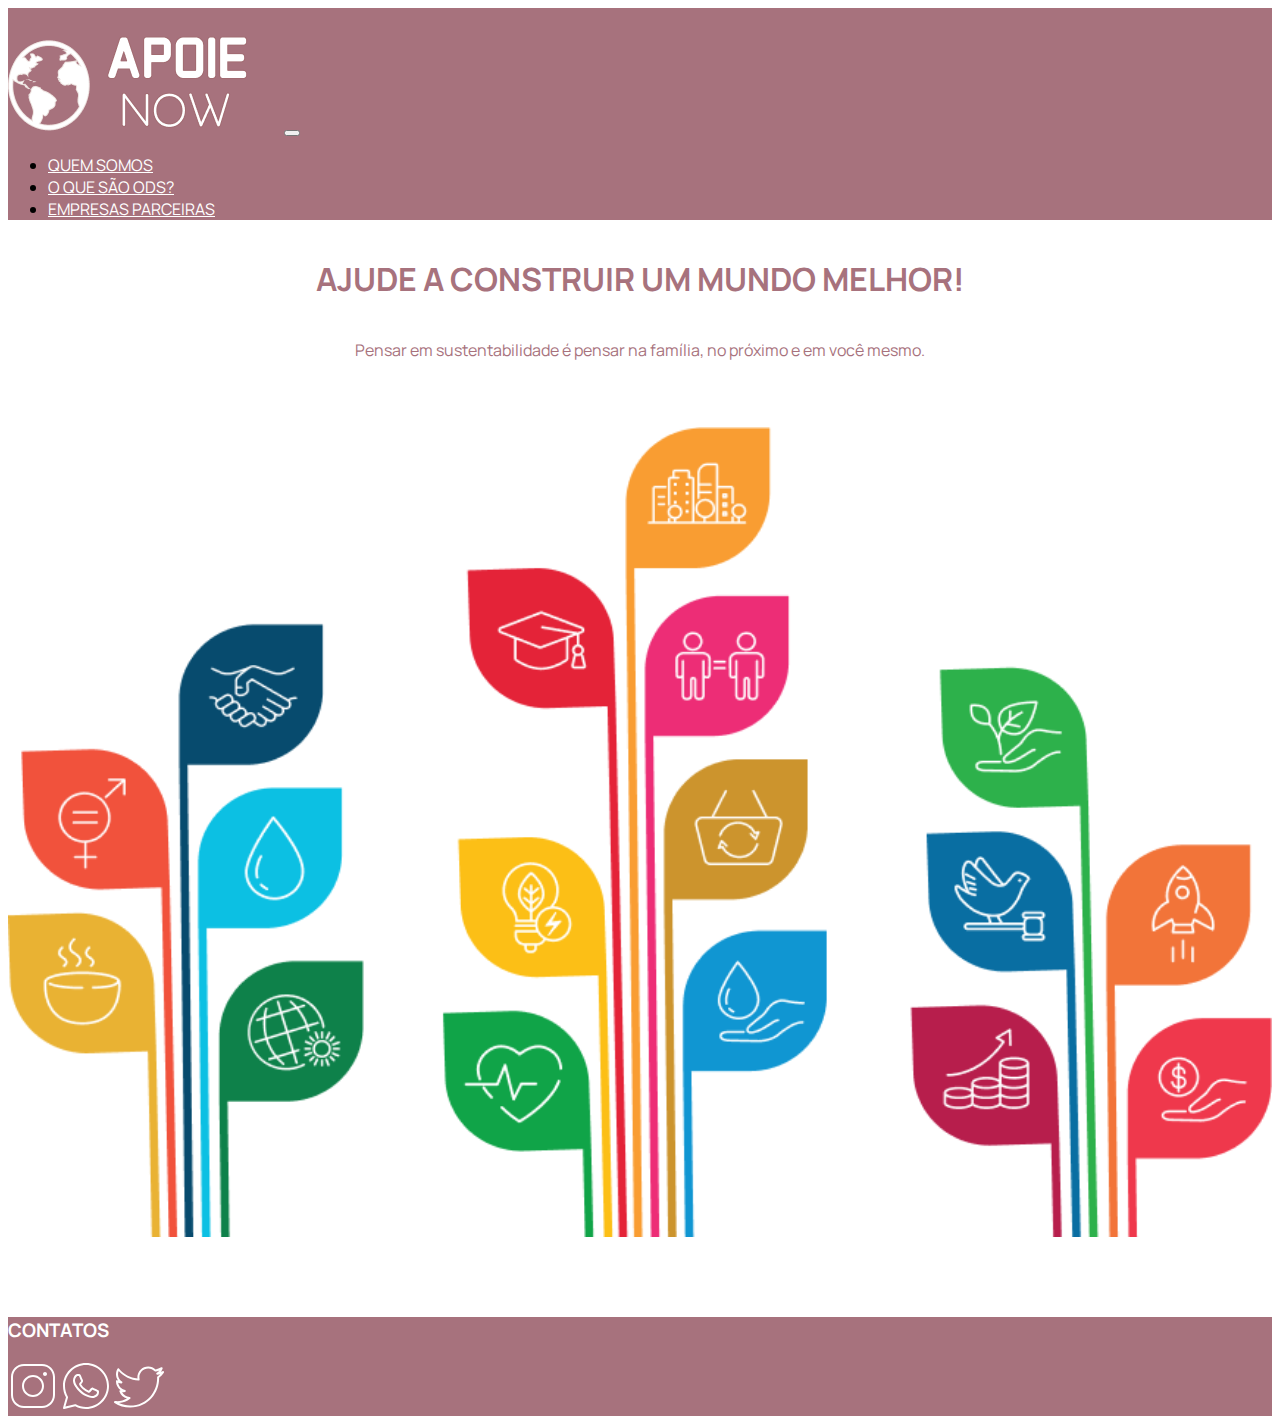
<file: index.html>
<!DOCTYPE html>
<html lang="en">
  <head>
    <meta charset="utf-8" />
    <meta name="viewport" content="width=device-width, initial-scale=1" />
    <title>ApoieNow</title>
    <link rel="stylesheet" href="css/estilo1.css" />
    <link rel="preconnect" href="https://fonts.googleapis.com" />
    <link rel="preconnect" href="https://fonts.gstatic.com" crossorigin />
    <link
      href="https://fonts.googleapis.com/css2?family=Manrope:wght@400;700&display=swap"
      rel="stylesheet"
      />
    <link
      href="https://cdn.jsdelivr.net/npm/bootstrap@5.3.0/dist/css/bootstrap.min.css"
      rel="stylesheet"
      integrity="sha384-9ndCyUaIbzAi2FUVXJi0CjmCapSmO7SnpJef0486qhLnuZ2cdeRhO02iuK6FUUVM"
      crossorigin="anonymous"
    />
    <link rel="icon" href="img/icon - barra.png">
  </head>
  <body>
    <nav class="navbar navbar-expand-lg marrom">
      <div class="container-fluid">
        <a class="navbar-brand" href="index.html"><img src="img/LOGO.png" alt="" /></a>
        <button
          class="navbar-toggler"
          type="button"
          data-bs-toggle="collapse"
          data-bs-target="#navbarNav"
          aria-controls="navbarNav"
          aria-expanded="false"
          aria-label="Toggle navigation"
        >
          <span class="navbar-toggler-icon"></span>
        </button>
        <div class="collapse navbar-collapse" id="navbarNav">
          <ul class="navbar-nav menu">
            
            <li class="nav-item">
              <a class="nav-link" href="quemsomos2.html">QUEM SOMOS</a>
            </li>
            <li class="nav-item">
              <a class="nav-link" href="ods4.html">O QUE SÃO ODS?</a>
            </li>
            <li class="nav-item">
              <a class="nav-link" href="empresa3.html">EMPRESAS PARCEIRAS</a>
            </li>
          </ul>
        </div>
      </div>
    </nav>
    <main>
      <div class="container sessao-principal img">
        <h1>AJUDE A CONSTRUIR UM MUNDO MELHOR!</h1>
        <p> Pensar em sustentabilidade é pensar na família, no próximo e em você mesmo.</p>
        <img src="img/arvore ods.png" alt="Arvore representando as ODS's" />
      </div>
    </main>
    <script
      src="https://cdn.jsdelivr.net/npm/bootstrap@5.3.0/dist/js/bootstrap.bundle.min.js"
      integrity="sha384-geWF76RCwLtnZ8qwWowPQNguL3RmwHVBC9FhGdlKrxdiJJigb/j/68SIy3Te4Bkz"
      crossorigin="anonymous"
    ></script>

    <footer class="main-footer">
      <h3 style="color: white;">CONTATOS</h3>
      <a href="https://www.instagram.com/"> <img src="img/icons-instagram.svg" alt="Acesso para o instagram."></a>
      <a href="https://www.whatsapp.com/"> <img src="img/icons-whatsapp.svg" alt = "Acesso para o whatsapp."></a>
      <a href="https://twitter.com/?lang=pt-br"> <img src="img/icons-twitter.svg" alt="Acesso para o twitter."></a>
    </footer>
  </body>
</html>
</file>
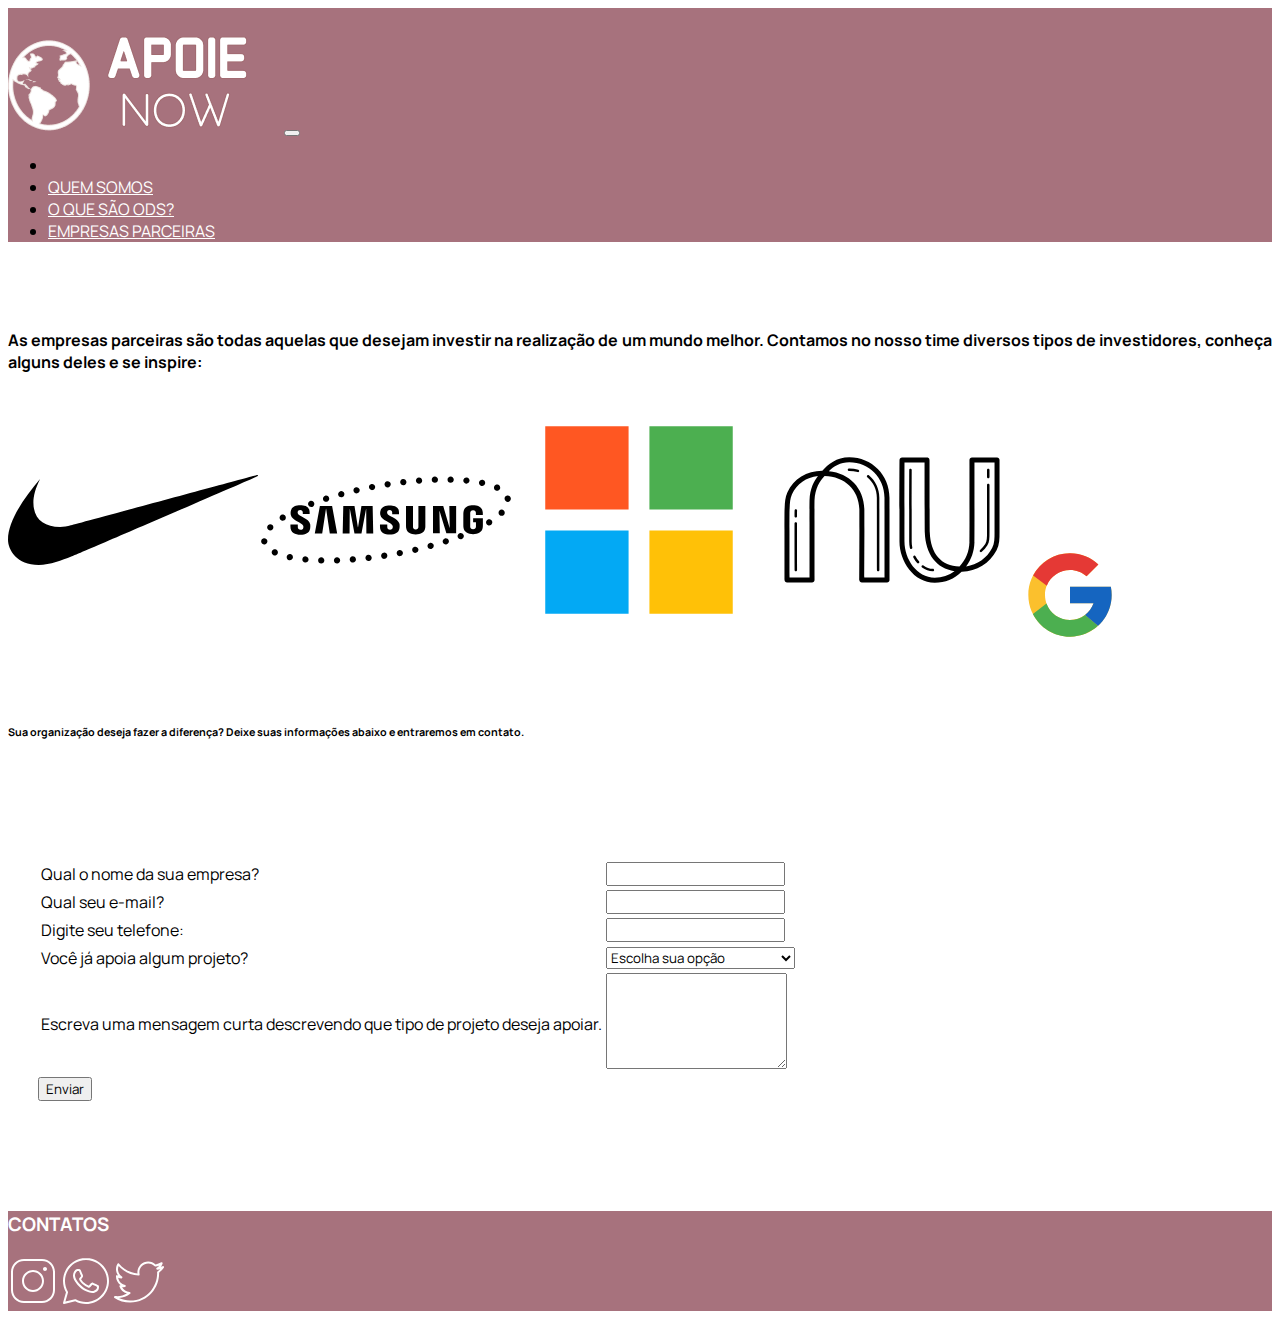
<file: empresa3.html>
<!DOCTYPE html>
<html lang="en">
  <head>
    <meta charset="utf-8" />
    <meta name="viewport" content="width=device-width, initial-scale=1" />
    <title>Empresas Parceiras</title>
    <link rel="stylesheet" href= "css/estilo3.css"/>
    <link rel="preconnect" href="https://fonts.googleapis.com" />
    <link rel="preconnect" href="https://fonts.gstatic.com" crossorigin />
    <link
      href="https://fonts.googleapis.com/css2?family=Manrope:wght@400;700&display=swap"
      rel="stylesheet"
      />
    <link
      href="https://cdn.jsdelivr.net/npm/bootstrap@5.3.0/dist/css/bootstrap.min.css"
      rel="stylesheet"
      integrity="sha384-9ndCyUaIbzAi2FUVXJi0CjmCapSmO7SnpJef0486qhLnuZ2cdeRhO02iuK6FUUVM"
      crossorigin="anonymous"
    />
    <link rel="icon" href="img/icon - barra.png">
    
  </head>
  <body>
    <nav class="navbar navbar-expand-lg marrom">
      <div class="container-fluid">
        <a class="navbar-brand" href="index.html"><img src="img/LOGO.png" alt="" /></a>
        <button
          class="navbar-toggler"
          type="button"
          data-bs-toggle="collapse"
          data-bs-target="#navbarNav"
          aria-controls="navbarNav"
          aria-expanded="false"
          aria-label="Toggle navigation"
        >
          <span class="navbar-toggler-icon"></span>
        </button>
        <div class="collapse navbar-collapse" id="navbarNav">
          <ul class="navbar-nav menu">
            <li class="nav-item">

            <li class="nav-item">
              <a class="nav-link" href="quemsomos2.html">QUEM SOMOS</a>
            </li>
            <li class="nav-item">
              <a class="nav-link" href="ods4.html">O QUE SÃO ODS?</a>
            </li>
            <li class="nav-item">
              <a class="nav-link" href="empresa3.html">EMPRESAS PARCEIRAS</a>
            </li>
          </ul>
        </div>
      </div>
    </nav>
    <main>

    <div class="container">

      <div class="corpo">
        <h4>As empresas parceiras são todas aquelas que desejam investir na realização de um
          mundo melhor. Contamos no nosso time diversos tipos de investidores, conheça alguns
          deles e se inspire:
        </h4>
      </div>

      <div class="row align-items-center justify-content-center mt-5">
        <img class="col-2" src="img/icons-nike.svg" alt="Logo da empresa Nike."/>
        <img class="col-2" src="img/icons-samsung.svg" alt="Logo da empresa-samsung."/>
        <img class="col-2" src="img/icons-microsoft.svg" alt="Logo da empresa microsoft."/>
        <img class="col-2" src="img/icons-nubank.svg" alt="Logo da empresa nubank."/>
        <img class="col-2" src="img/icons-google-logo.svg" alt="Logo da empresa Google."/>
      </div>

      <div class="corpo">
        <h6>Sua organização deseja fazer a diferença? Deixe suas informações
          abaixo e entraremos em contato.</h6>
      </div>

      <div class="forms">
        <form action= "" method="post">

          <table>
      
              <tr>
              <td> <label for="nome">Qual o nome da sua empresa?</label> </td>
              <td> <input type = "text" name="nome" id="nome"> </td> <br>
              </tr>
         
              <tr>
         <td> <label for="email">Qual seu e-mail?</label> </td>
         <td>  <input type = "email" name = "email" id="email"> </td> <br>
              </tr>

              <tr>
                <td> <label for="tel">Digite seu telefone:</label> </td>
                <td>  <input type = "telefone" name = "telefone" id="telefone"> </td> <br>
                     </tr>

                     <td><label for = "Assunto"> Você já apoia algum projeto? </label>  </td>
      <td>  <select name = "assunto" id = "assunto"> 
        
                <option value = "opçao"> Escolha sua opção </option>
                <option value = "sim"> Sim, apoio. </option>
                <option value = "não"> Não, atualmente não apoio. </option>
                </td>
          </select></td> 
           
              <tr>
          <td><label for="mensagem"> Escreva uma mensagem curta descrevendo que tipo de projeto deseja apoiar.</label></td>
          <td><textarea name="mensagem" id="mensagem" cols="20" rows="5"></textarea></td>
              </tr>
      
          </table>
          </form>

          <div class="button">
              <button type="submit">Enviar</button>
          </div>
      </form>

    </div> <!--container-->
      

    </main>
    <script
      src="https://cdn.jsdelivr.net/npm/bootstrap@5.3.0/dist/js/bootstrap.bundle.min.js"
      integrity="sha384-geWF76RCwLtnZ8qwWowPQNguL3RmwHVBC9FhGdlKrxdiJJigb/j/68SIy3Te4Bkz"
      crossorigin="anonymous"
    ></script>

    <footer class="main-footer">
      <h3 style="color: white;">CONTATOS</h3>
      <a href="https://www.instagram.com/"> <img src="img/icons-instagram.svg" alt="Acesso para o instagram."></a>
      <a href="https://www.whatsapp.com/"> <img src="img/icons-whatsapp.svg" alt = "Acesso para o whatsapp."></a>
      <a href="https://twitter.com/?lang=pt-br"> <img src="img/icons-twitter.svg" alt="Acesso para o twitter."></a>
    </footer>
  </body>
</html>
</file>
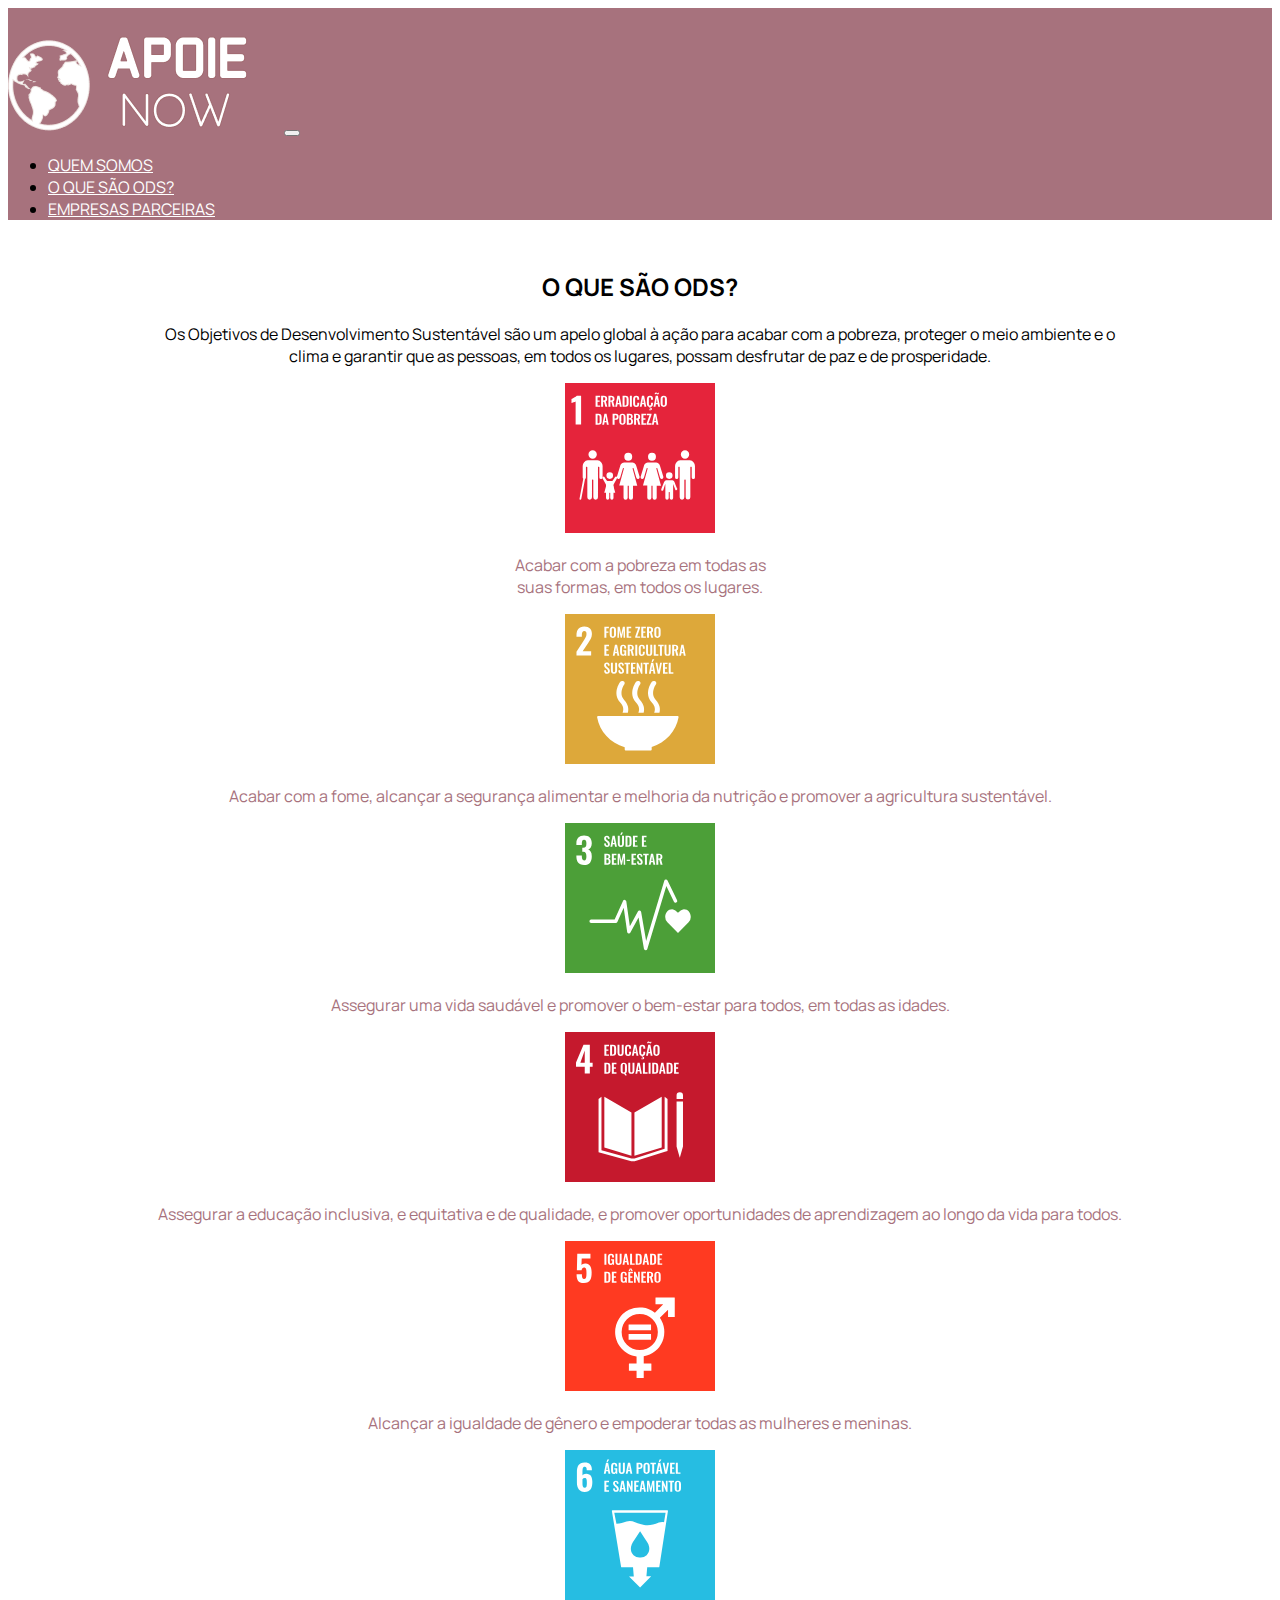
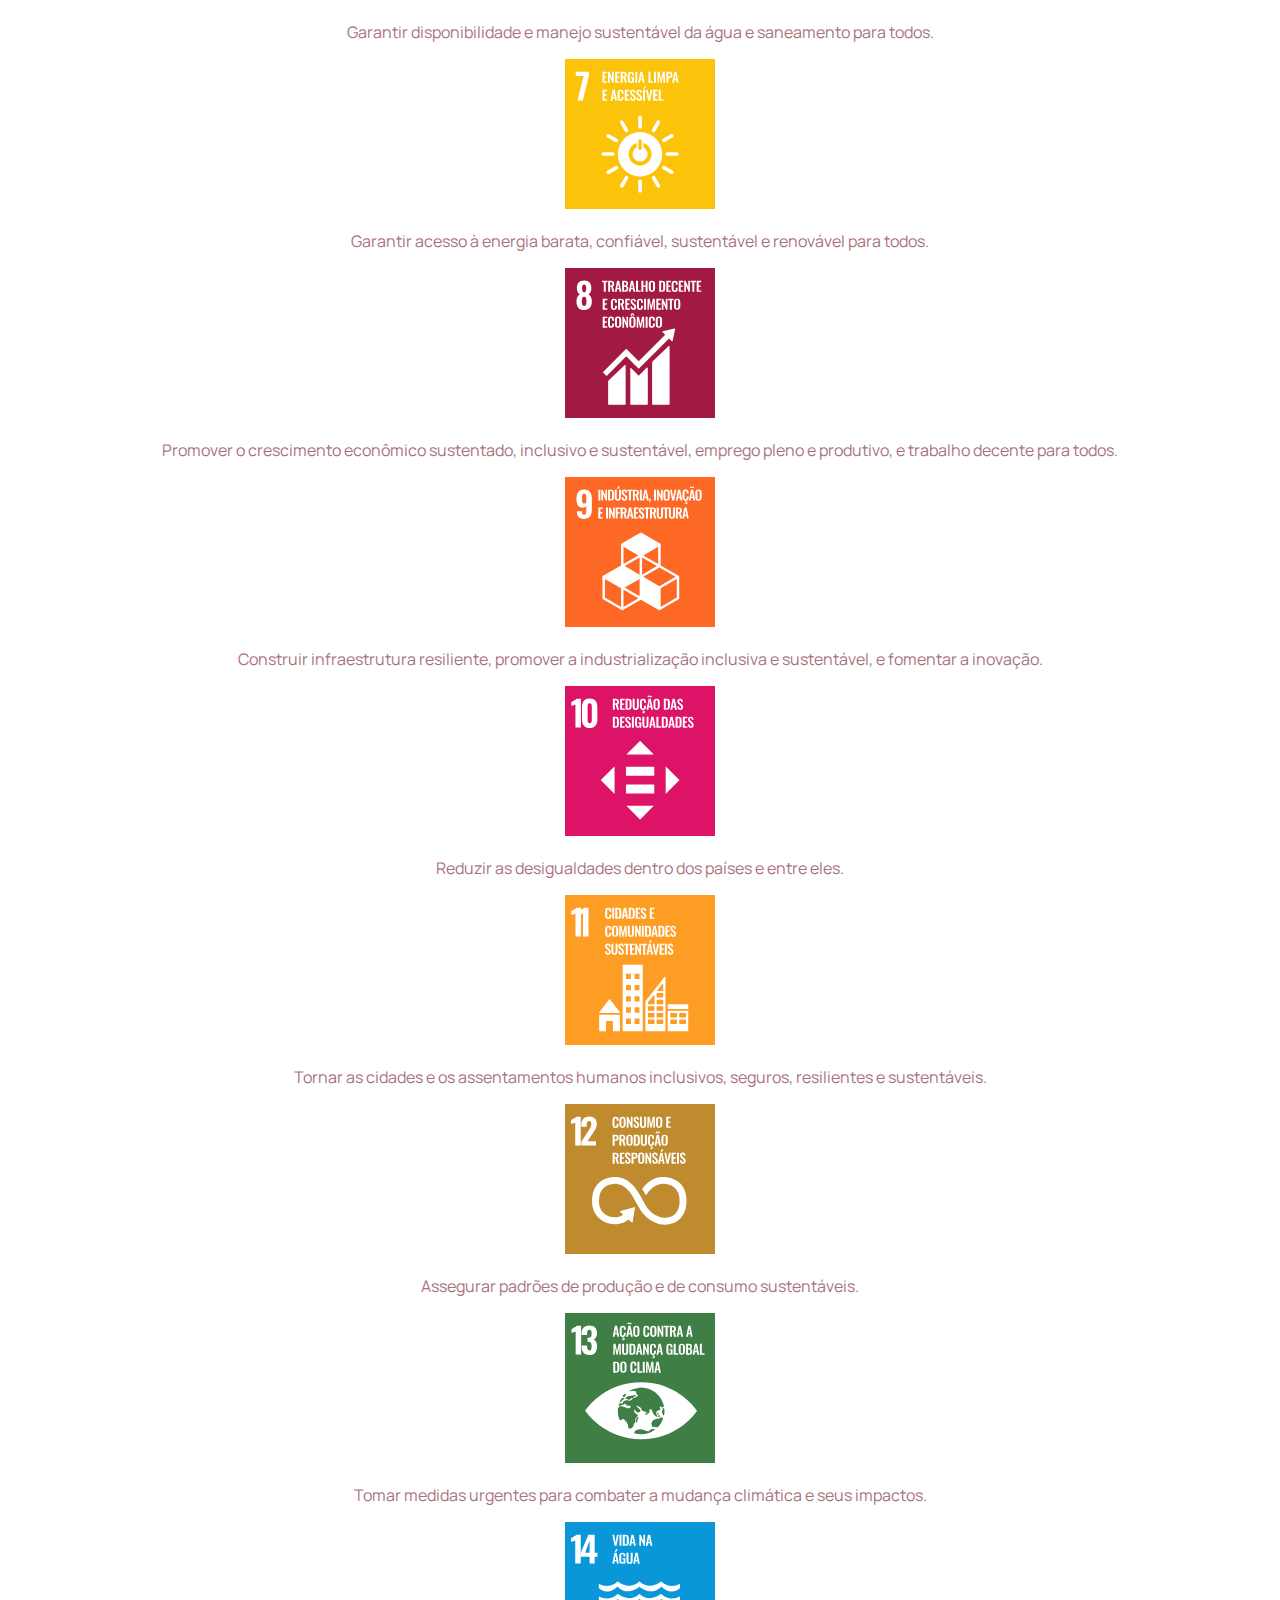
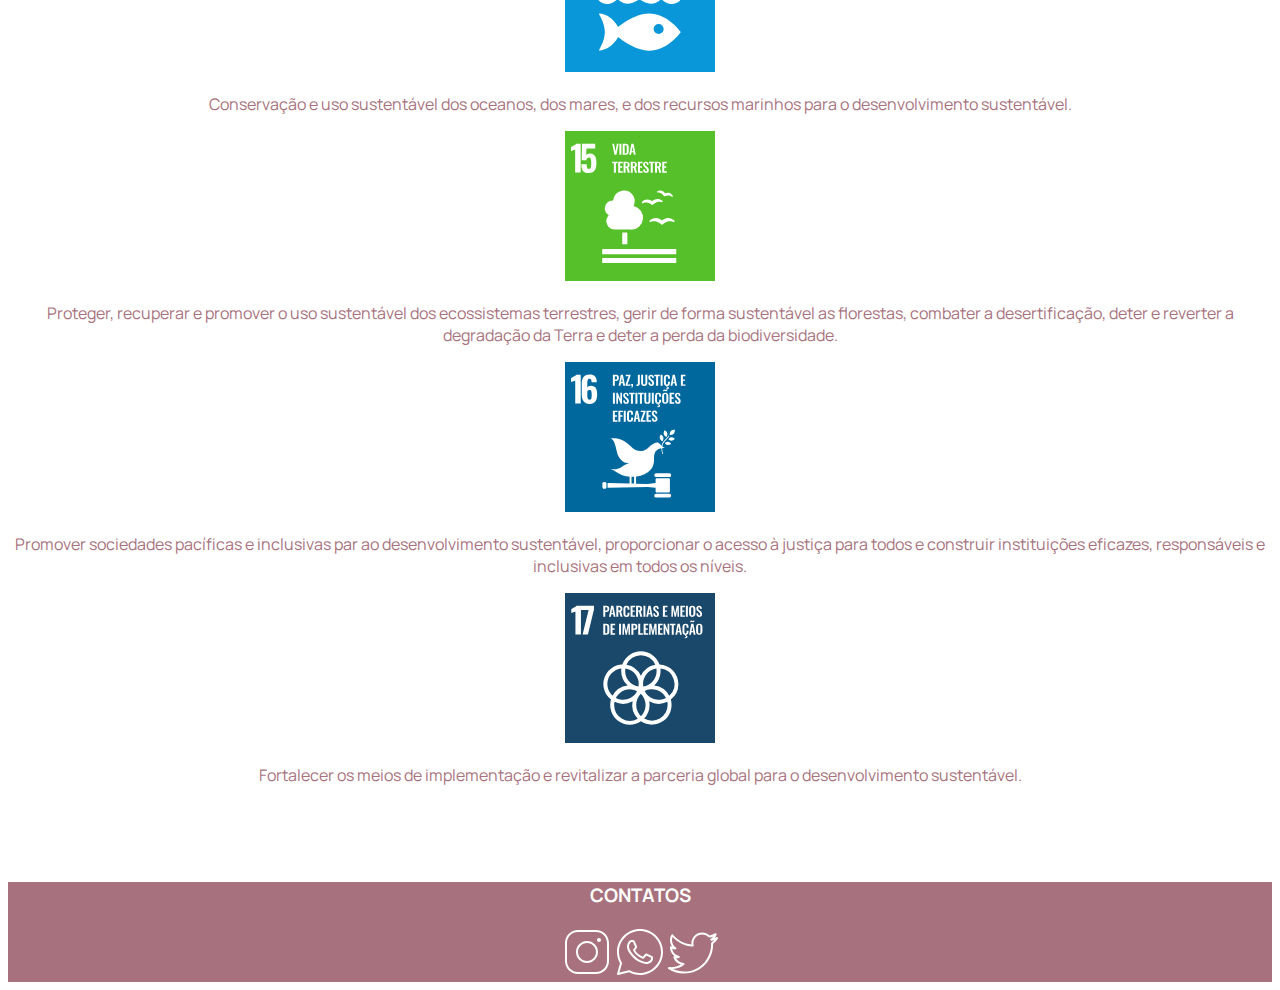
<file: ods4.html>
<!DOCTYPE html>
<html lang="pt-br">
<head>
    <meta charset="UTF-8">
    <meta name="viewport" content="width=device-width, initial-scale=1.0">
    <title>O que são ODS?</title>
    <link rel="stylesheet" href="estilo4.css" />
    <link rel="preconnect" href="https://fonts.googleapis.com" />
    <link rel="preconnect" href="https://fonts.gstatic.com" crossorigin />
    <link
      href="https://fonts.googleapis.com/css2?family=Manrope:wght@400;700&display=swap"
      rel="stylesheet"
      />
    <link
      href="https://cdn.jsdelivr.net/npm/bootstrap@5.3.0/dist/css/bootstrap.min.css"
      rel="stylesheet"
      integrity="sha384-9ndCyUaIbzAi2FUVXJi0CjmCapSmO7SnpJef0486qhLnuZ2cdeRhO02iuK6FUUVM"
      crossorigin="anonymous"
    />
    <link rel="icon" href="img/icon - barra.png">
  
</head>
<body>
    <nav class="navbar navbar-expand-lg marrom">
        <div class="container-fluid">
          <a class="navbar-brand" href="index.html"><img src="img/LOGO.png" alt="" /></a>
          <button
            class="navbar-toggler"
            type="button"
            data-bs-toggle="collapse"
            data-bs-target="#navbarNav"
            aria-controls="navbarNav"
            aria-expanded="false"
            aria-label="Toggle navigation"
          >
            <span class="navbar-toggler-icon"></span>
          </button>
          <div class="collapse navbar-collapse" id="navbarNav">
            <ul class="navbar-nav menu">
              <li class="nav-item">
                <a class="nav-link" href="quemsomos2.html">QUEM SOMOS</a>
              </li>
              <li class="nav-item">
                <a class="nav-link" href="ods4.html">O QUE SÃO ODS?</a>
              </li>
              <li class="nav-item">
                <a class="nav-link" href="empresa3.html">EMPRESAS PARCEIRAS</a>
              </li>
            </ul>
          </div>
        </div>
      </nav>
      
      
      <div class="texto-ods">
        <h2>O QUE SÃO ODS? </h2>
          <p> Os Objetivos de Desenvolvimento Sustentável são um apelo 
              global à ação para acabar com a pobreza, proteger o meio 
              ambiente e o <br> clima e garantir que as pessoas, em todos os 
              lugares, possam desfrutar de paz e de prosperidade.
          </p>

    <div class="container">
        <div class="row">
            <div class="col-4">
                <img src="img/ods 1.png" alt="Erradicação da pobresa">
                <p>Acabar com a pobreza em todas as <br> suas formas, em todos os lugares.</p>
            </div>
            <div class="col-4">
                <img src="img/ods 2.png" alt="Fome zero e agricultura sustentável">
                <p>Acabar com a fome, alcançar a segurança alimentar e melhoria da nutrição e promover a agricultura sustentável.</p>
            </div>
            <div class="col-4">
                <img src="img/ods 3.png" alt="Saúde e bem-estar">
                <p>Assegurar uma vida saudável e promover o bem-estar para todos, em todas as idades.</p>
            </div>

            <div class="col-4">
                <img src="img/ods 4.png" alt="Educação de qualidade">
                <p>Assegurar a educação inclusiva, e equitativa e de qualidade, e promover oportunidades de aprendizagem ao longo da vida para todos.</p>
            </div>

            <div class="col-4">
                <img src="img/ods 5.png" alt="Igualdade de gênero">
                <p>Alcançar a igualdade de gênero e empoderar todas as mulheres e meninas.</p>
            </div>

            <div class="col-4">
                <img src="img/ods 6.png" alt="Água limpa e saneamento">
                <p>Garantir disponibilidade e manejo sustentável da água e saneamento para todos.</p>
            </div>

            <div class="col-4">
                <img src="img/ods 7.png" alt="Energia limpa e acessível">
                <p>Garantir acesso à energia barata, confiável, sustentável e renovável para todos.</p>
            </div>

            <div class="col-4">
                <img src="img/ods 8.png" alt="Trabalho decente e crescimento econômico">
                <p>Promover o crescimento econômico sustentado, inclusivo e sustentável, emprego pleno e produtivo, e trabalho decente para todos.</p>
            </div>

            <div class="col-4">
                <img src="img/ods 9.png" alt="Inovação infraestrutura">
                <p>Construir infraestrutura resiliente, promover a industrialização inclusiva e sustentável, e fomentar a inovação.</p>
            </div>

            <div class="col-4">
                <img src="img/ods 10.png" alt="Redução das desigualdades">
                <p>Reduzir as desigualdades dentro dos países e entre eles.</p>
            </div>

            <div class="col-4">
                <img src="img/ods 11.png" alt="Cidades e comunidades sustentáveis">
                <p>Tornar as cidades e os assentamentos humanos inclusivos, seguros, resilientes e sustentáveis.</p>
            </div>

            <div class="col-4">
                <img src="img/ods 12.png" alt="Consumo e produção responsáveis">
                <p>Assegurar padrões de produção e de consumo sustentáveis.</p>
            </div>

            <div class="col-4">
                <img src="img/ods 13.png" alt="Ação contra a mudança global do clima">
                <p>Tomar medidas urgentes para combater a mudança climática e seus impactos.</p>
            </div>

            <div class="col-4">
                <img src="img/ods 14.png" alt="Vida na água">
                <p>Conservação e uso sustentável dos oceanos, dos mares, e dos recursos marinhos para o desenvolvimento sustentável.</p>
            </div>

            <div class="col-4">
                <img src="img/ods 15.png" alt="Vida terrestre">
                <p>Proteger, recuperar e promover o uso sustentável dos ecossistemas terrestres, gerir de forma sustentável as florestas,
                     combater a desertificação, deter e reverter a degradação da Terra e deter a perda da biodiversidade.</p>
            </div>

            <div class="col-4">
                <img src="img/ods 16.png" alt="Paz, justiça e instituições eficazes">
                <p>Promover sociedades pacíficas e inclusivas par ao desenvolvimento sustentável, proporcionar 
                    o acesso à justiça para todos e construir instituições eficazes, responsáveis e inclusivas em todos os níveis.</p>
            </div>

            <div class="col-4">
                <img src="img/ods 17.png" alt="Parcerias e meios de implementação">
                <p>Fortalecer os meios de implementação e revitalizar a parceria global para o desenvolvimento sustentável.</p>
            </div>

        </div>
    </div>

    <footer class="main-footer">
        <h3 style="color: white;">CONTATOS</h3>
        <a href="https://www.instagram.com/"> <img src="img/icons-instagram.svg" alt="Acesso para o instagram."></a>
        <a href="https://www.whatsapp.com/"> <img src="img/icons-whatsapp.svg" alt = "Acesso para o whatsapp."></a>
        <a href="https://twitter.com/?lang=pt-br"> <img src="img/icons-twitter.svg" alt="Acesso para o twitter."></a>
      </footer>
</body>
</html>
</file>
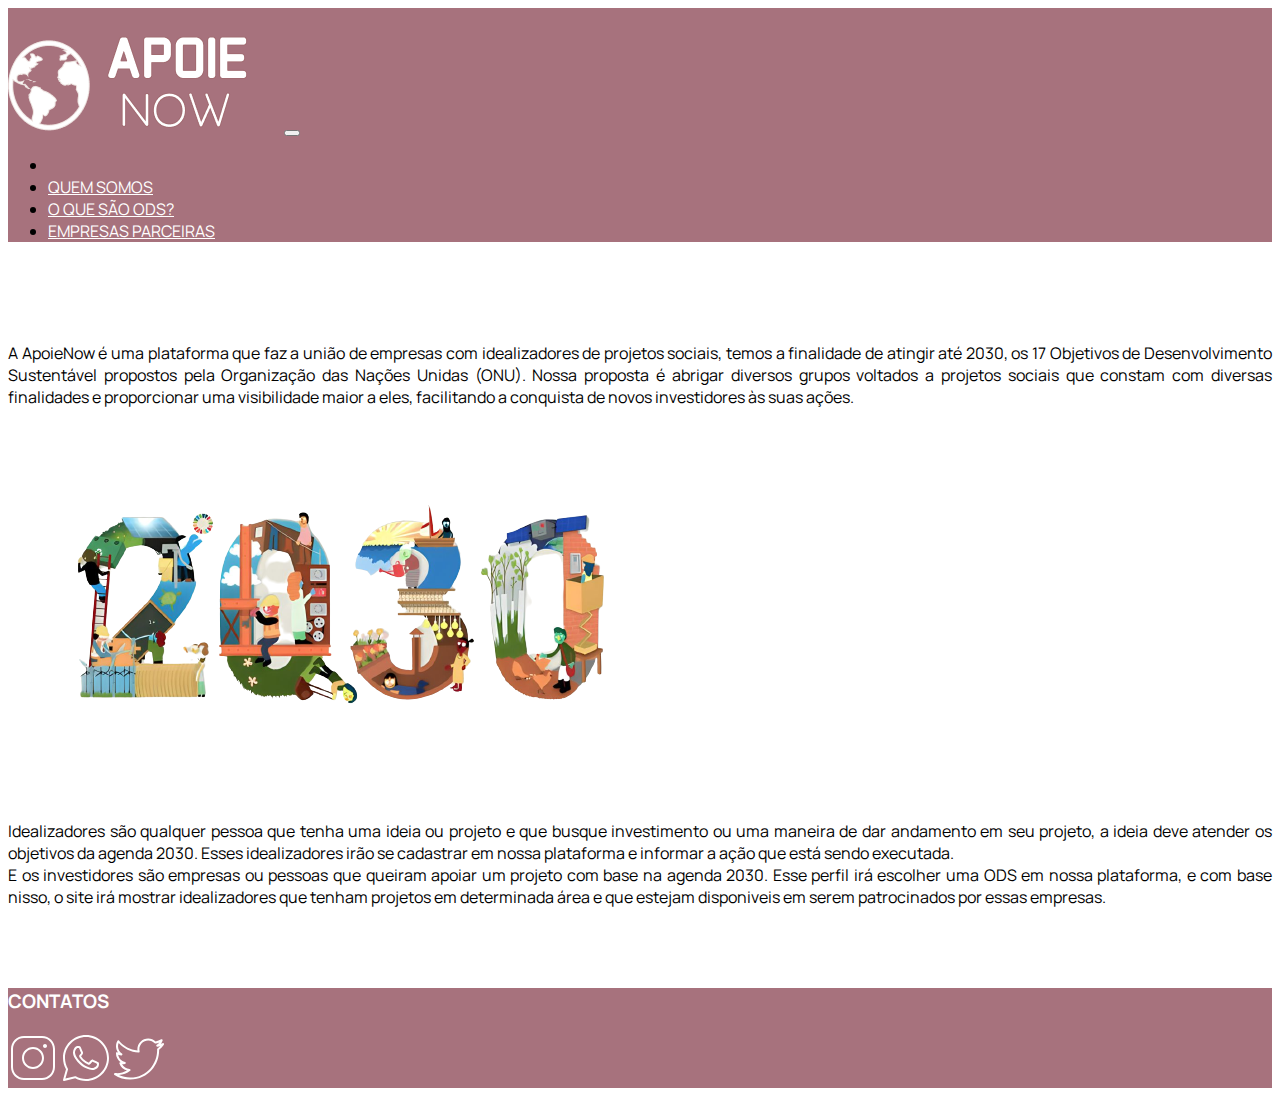
<file: quemsomos2.html>
<!DOCTYPE html>
<html lang="en">
  <head>
    <meta charset="utf-8" />
    <meta name="viewport" content="width=device-width, initial-scale=1" />
    <title>Empresas Parceiras</title>
    <link rel="stylesheet" href= "css/estilo2.css"/>
    <link rel="preconnect" href="https://fonts.googleapis.com" />
    <link rel="preconnect" href="https://fonts.gstatic.com" crossorigin />
    <link
      href="https://fonts.googleapis.com/css2?family=Manrope:wght@400;700&display=swap"
      rel="stylesheet"
      />
    <link
      href="https://cdn.jsdelivr.net/npm/bootstrap@5.3.0/dist/css/bootstrap.min.css"
      rel="stylesheet"
      integrity="sha384-9ndCyUaIbzAi2FUVXJi0CjmCapSmO7SnpJef0486qhLnuZ2cdeRhO02iuK6FUUVM"
      crossorigin="anonymous"
    />
    <link rel="icon" href="img/icon - barra.png">
    
  </head>
  <body>
    <nav class="navbar navbar-expand-lg marrom">
      <div class="container-fluid">
        <a class="navbar-brand" href="index.html"><img src="img/LOGO.png" alt="" /></a>
        <button
          class="navbar-toggler"
          type="button"
          data-bs-toggle="collapse"
          data-bs-target="#navbarNav"
          aria-controls="navbarNav"
          aria-expanded="false"
          aria-label="Toggle navigation"
        >
          <span class="navbar-toggler-icon"></span>
        </button>
        <div class="collapse navbar-collapse" id="navbarNav">
          <ul class="navbar-nav menu">
            <li class="nav-item">

            <li class="nav-item">
              <a class="nav-link" href="quemsomos2.html">QUEM SOMOS</a>
            </li>
            <li class="nav-item">
              <a class="nav-link" href="ods4.html">O QUE SÃO ODS?</a>
            </li>
            <li class="nav-item">
              <a class="nav-link" href="empresa3.html">EMPRESAS PARCEIRAS</a>
            </li>
          </ul>
        </div>
      </div>
    </nav>
    <main>

      
        <div class="sessão-principal row flex-column align-items-center justify-content-center p-5">
          
          <p>A ApoieNow é uma plataforma que faz a união de empresas com idealizadores de projetos sociais, 
            temos a finalidade de atingir até 2030, os 17 Objetivos de Desenvolvimento Sustentável propostos pela 
            Organização das Nações Unidas (ONU).
            Nossa proposta é abrigar diversos grupos voltados a projetos sociais que constam com diversas finalidades
            e proporcionar uma visibilidade maior a eles, facilitando a conquista de novos investidores às suas ações. </p>
      
           
              <img src="img/2030.png" class="col col-md-6" alt="Ano 2030.";>
           
            

        <p> Idealizadores são qualquer pessoa que tenha uma ideia ou projeto e que busque investimento ou uma maneira
          de dar andamento em seu projeto, a ideia deve atender os objetivos da agenda 2030. Esses idealizadores irão 
          se cadastrar em nossa plataforma e informar a ação que está sendo executada.
            <br>
          E os investidores são empresas ou pessoas que queiram apoiar um projeto com base na agenda 2030. Esse perfil irá escolher uma ODS 
          em nossa plataforma, e com base nisso, o site irá mostrar idealizadores que tenham projetos em determinada área e que estejam 
          disponiveis em serem patrocinados por essas empresas. </p>

        </div>

    
    </main>
    <script
      src="https://cdn.jsdelivr.net/npm/bootstrap@5.3.0/dist/js/bootstrap.bundle.min.js"
      integrity="sha384-geWF76RCwLtnZ8qwWowPQNguL3RmwHVBC9FhGdlKrxdiJJigb/j/68SIy3Te4Bkz"
      crossorigin="anonymous"
    ></script>

    <footer class="main-footer">
      <h3 style="color: white;">CONTATOS</h3>
      <a href="https://www.instagram.com/"> <img src="img/icons-instagram.svg" alt="Acesso para o instagram."></a>
      <a href="https://www.whatsapp.com/"> <img src="img/icons-whatsapp.svg" alt = "Acesso para o whatsapp."></a>
      <a href="https://twitter.com/?lang=pt-br"> <img src="img/icons-twitter.svg" alt="Acesso para o twitter."></a>
    </footer>
  </body>
</html>
</file>
<file: css/estilo1.css>
*{font-family: 'Manrope', sans-serif;
    background-color: FDFAEE;
}

.marrom {
    background-color: #A7727D;
}
.menu{
    margin-left: auto;
}
.menu a{
    color: white;
}
.sessao-principal{
    display: flex;
    flex-direction: column;
    align-items: center;

}
.sessao-principal img{
    margin-top: 50px;
        width: 100%;
        height: auto;
      
}
.sessao-principal{
    color: #A7727D;
}

.main-footer{
    background-color: #A7727D;
    margin-top: 80px;
}
</file>
<file: css/estilo3.css>
*{font-family: 'Manrope', sans-serif;
    background-color: FDFAEE;
}

.marrom {
    background-color:#A7727D;
}
.menu{
    margin-left:auto;
}
.menu a{
    color: white;
}

.container{ 
    display: flex;
    flex-direction: column;
    max-width: 100%;
}
.corpo{
    
    margin-top: 50px;
    max-width: 100%;
    text-align: justify; 
    color: black


}




.main-footer{
    background-color: #A7727D;
    margin-top: 80px;
}

.forms{
    width: 400px;
    padding: 30px;
    width: auto;
    
    }

.button{
    margin-bottom: auto;
    color: #A7727D;
}
</file>
<file: estilo4.css>
*{font-family: 'Manrope', sans-serif;
    background-color: FDFAEE;
}

.marrom {
    background-color: #A7727D;
}
.menu{
    margin-left: auto;
}
.menu a{
    color: white;
}
.container{
    display: flex;
    flex-direction: column;
    color: #A7727D;
    text-align: center;
  

}
.sessao-principal img{
    margin-top: 50px;
      
}


.main-footer{
    background-color: #A7727D;
    margin-top: 80px;
}

.texto-ods{
    text-align: center;
    margin-top: 50px;
    color: black;
}
</file>
<file: css/estilo2.css>
*{font-family: 'Manrope', sans-serif;
    background-color: FDFAEE;
}

.marrom {
    background-color:#A7727D;
}
.menu{
    margin-left:auto;
}
.menu a{
    color: white;
}

.sessão-principal{
    width: 100%;
    text-align: justify;
    margin-top: 100px ;
    align-items: center;
}





.main-footer{
    background-color: #A7727D;
    margin-top: 80px;
}
</file>
